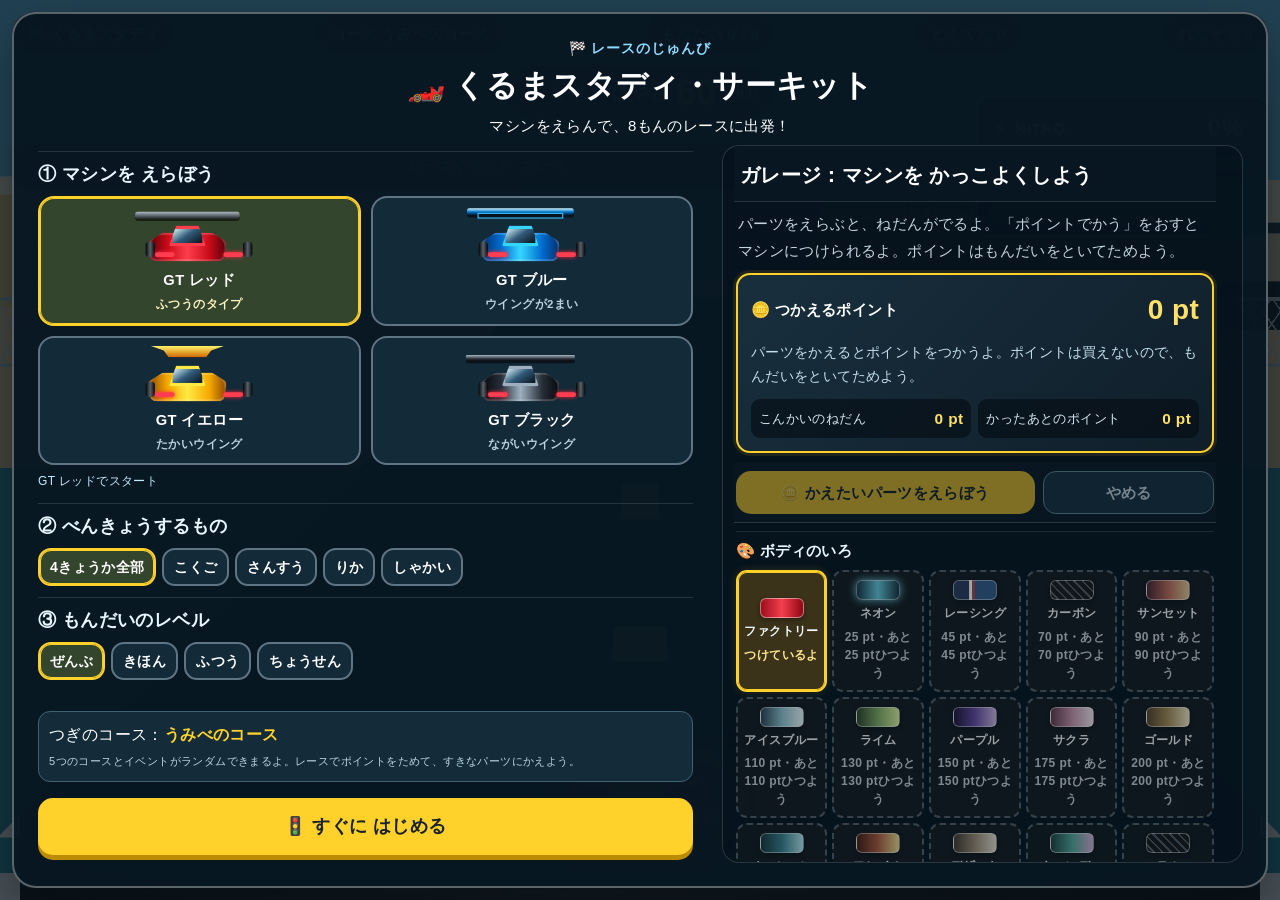
<file: index.html>
<!doctype html>
<html lang="ja">
<head>
  <meta charset="utf-8">
  <meta name="viewport" content="width=device-width, initial-scale=1">
  <meta name="theme-color" content="#07131d">
  <meta name="description" content="車を選んで、国語・算数・理科・社会の4教科の2択クイズに挑戦する小学生向けレーシングゲーム。">
  <title>くるまスタディ・サーキット</title>
  <link rel="stylesheet" href="css/style.css">
  <script src="js/questions.js" defer></script>
  <script src="js/easy-questions.js" defer></script>
  <script src="js/game.js" defer></script>
</head>
<body>
  <main id="game" class="game course-grand-prix" aria-label="くるまスタディ・サーキット">
    <div class="stands" aria-hidden="true"></div><div class="pit" aria-hidden="true"></div><div class="fence" aria-hidden="true"></div><div class="road" aria-hidden="true"><div class="line"></div></div>
    <div class="hud">
      <div class="pill">🏁 くるまスタディ</div>
      <div class="pill">コース <span id="courseName">グランプリ</span></div>
      <div class="pill">もんだい <span id="progress">0 / 8</span></div>
      <div class="pill">とくてん <span id="score">0</span></div>
      <div class="pill">れんぞく <span id="streak">0</span></div>
      <button id="quitBtn" class="quit-btn" type="button" aria-label="レースをとちゅうでやめる" hidden>⏹ とちゅうでやめる</button>
      <div id="speedPanel" class="pill speed-panel" aria-live="polite" aria-label="いまのはやさ 60 キロメートル">🚦 いまのはやさ <strong id="speed">60</strong><span> km/h</span></div>
    </div>

    <div class="race-utility" aria-label="レースのじょうほう">
      <div id="eventBanner" class="event-banner" aria-live="polite"><strong id="eventName">レースイベント</strong><span id="phaseTag">スタート</span></div>
      <div class="nitro-panel">
        <div class="nitro-heading"><span>⚡ NITRO</span><strong id="nitroText">0%</strong></div>
        <div class="nitro-track"><span id="nitroFill"></span></div>
        <button id="nitroBtn" type="button" disabled>⚡ ニトロをつかう</button>
      </div>
    </div>

    <section id="question" class="question" aria-live="polite">
      <small id="questionHint">ひだりとみぎ、どちらがこたえかな？</small>
      <strong id="prompt"></strong>
      <div id="thinkMeter" class="think-meter" aria-hidden="true"><span id="thinkMeterFill"></span></div>
      <div id="feedback" class="feedback" aria-live="polite"></div>
    </section>
    <button id="left" type="button" class="choice left" aria-label="ひだりのこたえ" disabled></button>
    <button id="right" type="button" class="choice right" aria-label="みぎのこたえ" disabled></button>

    <div id="trafficCar" class="car traffic-car car--blue" aria-hidden="true"><div class="tire l"></div><div class="tire r"></div><div class="body"></div><div class="roof"></div><div class="wing"></div><div class="lamp l"></div><div class="lamp r"></div><div class="diffuser"></div><div class="vehicle-extra"></div><div class="number">GT 02</div></div>

    <div id="car" class="car car--red" aria-hidden="true">
      <div class="tire l"></div><div class="tire r"></div><div class="body"></div><div class="roof"></div><div class="wing"></div><div class="lamp l"></div><div class="lamp r"></div><div class="diffuser"></div><div class="vehicle-extra"></div><div id="vehicleNumber" class="number">GT 01</div>
    </div>

    <div id="start" class="overlay">
      <div class="card start-card">
        <p class="eyebrow">🏁 レースのじゅんび</p>
        <h1>🏎️ くるまスタディ・サーキット</h1>
        <p class="intro">マシンをえらんで、8もんのレースに出発！</p>

        <div class="start-layout">
          <div class="learning-panel">
<section class="setup-section" aria-labelledby="vehicleHeading">
          <h2 id="vehicleHeading">① マシンを えらぼう</h2>
          <div class="vehicle-options" role="group" aria-label="レーシングカーを選ぶ">
            <button type="button" class="vehicle-option selected" data-vehicle="red" aria-pressed="true">
              <span class="vehicle-illustration paint-red" aria-hidden="true"><span class="mini-wing"></span><span class="mini-roof"></span><span class="mini-body"></span><span class="mini-lamp left"></span><span class="mini-lamp right"></span><span class="mini-tyre left"></span><span class="mini-tyre right"></span></span>
              <span class="vehicle-name">GT レッド</span><span class="vehicle-detail">ふつうのタイプ</span>
            </button>
            <button type="button" class="vehicle-option" data-vehicle="blue" aria-pressed="false">
              <span class="vehicle-illustration paint-blue" aria-hidden="true"><span class="mini-wing"></span><span class="mini-roof"></span><span class="mini-body"></span><span class="mini-lamp left"></span><span class="mini-lamp right"></span><span class="mini-tyre left"></span><span class="mini-tyre right"></span></span>
              <span class="vehicle-name">GT ブルー</span><span class="vehicle-detail">ウイングが2まい</span>
            </button>
            <button type="button" class="vehicle-option" data-vehicle="yellow" aria-pressed="false">
              <span class="vehicle-illustration paint-yellow" aria-hidden="true"><span class="mini-wing"></span><span class="mini-roof"></span><span class="mini-body"></span><span class="mini-lamp left"></span><span class="mini-lamp right"></span><span class="mini-tyre left"></span><span class="mini-tyre right"></span></span>
              <span class="vehicle-name">GT イエロー</span><span class="vehicle-detail">たかいウイング</span>
            </button>
            <button type="button" class="vehicle-option" data-vehicle="black" aria-pressed="false">
              <span class="vehicle-illustration paint-black" aria-hidden="true"><span class="mini-wing"></span><span class="mini-roof"></span><span class="mini-body"></span><span class="mini-lamp left"></span><span class="mini-lamp right"></span><span class="mini-tyre left"></span><span class="mini-tyre right"></span></span>
              <span class="vehicle-name">GT ブラック</span><span class="vehicle-detail">ながいウイング</span>
            </button>
          </div>
          <p id="vehiclePreview" class="selection-note">GT レッドでスタート</p>
        </section>
<section class="setup-section" aria-labelledby="subjectHeading">
          <h2 id="subjectHeading">② べんきょうするもの</h2>
          <div class="pill-options" role="group" aria-label="学習する教科">
            <button type="button" class="select-option selected" data-subject-filter="both" aria-pressed="true">4きょうか全部</button>
            <button type="button" class="select-option" data-subject-filter="国語" aria-pressed="false">こくご</button>
            <button type="button" class="select-option" data-subject-filter="算数" aria-pressed="false">さんすう</button>
            <button type="button" class="select-option" data-subject-filter="理科" aria-pressed="false">りか</button>
            <button type="button" class="select-option" data-subject-filter="社会" aria-pressed="false">しゃかい</button>
          </div>
        </section>
<section class="setup-section" aria-labelledby="gradeHeading">
          <h2 id="gradeHeading">③ もんだいのレベル</h2>
          <div class="pill-options" role="group" aria-label="問題レベル">
            <button type="button" class="select-option selected" data-grade-filter="all" aria-pressed="true">ぜんぶ</button>
            <button type="button" class="select-option" data-grade-filter="1" aria-pressed="false">きほん</button>
            <button type="button" class="select-option" data-grade-filter="2" aria-pressed="false">ふつう</button>
            <button type="button" class="select-option" data-grade-filter="3" aria-pressed="false">ちょうせん</button>
          </div>
        </section>
<div class="course-preview" aria-live="polite">つぎのコース：<strong id="coursePreview">グランプリ</strong><span>5つのコースとイベントがランダムできまるよ。レースでポイントをためて、すきなパーツにかえよう。</span></div>
        <button id="startBtn" type="button" class="mainbtn start-race-btn">🚦 すぐに はじめる</button>
          </div>
<section class="garage-panel garage-section" aria-labelledby="garageHeading">
          <h2 id="garageHeading">ガレージ：マシンを かっこよくしよう</h2>
          <p class="garage-help">パーツをえらぶと、ねだんがでるよ。「ポイントでかう」をおすとマシンにつけられるよ。ポイントはもんだいをといてためよう。</p>
          <section class="garage-wallet" aria-label="つかえるポイントと今回の買いもの" aria-live="polite">
            <div class="wallet-heading"><span>🪙 つかえるポイント</span><strong><span id="garagePointBalance">0</span> pt</strong></div>
            <p>パーツをかえるとポイントをつかうよ。ポイントは買えないので、もんだいをといてためよう。</p>
            <div class="wallet-metrics">
              <span>こんかいのねだん<strong><span id="customCostPreview">0</span> pt</strong></span>
              <span>かったあとのポイント<strong><span id="customPointsAfter">0</span> pt</strong></span>
            </div>
          </section>
          <div class="garage-actions"><button id="confirmCustomBtn" type="button" class="mainbtn">🪙 ポイントでかう</button><button id="discardCustomBtn" type="button" class="secondarybtn">やめる</button></div>
          <div class="custom-category">
            <h3>🎨 ボディのいろ</h3>
            <div id="customOptions-livery" class="custom-options" role="group" aria-label="ボディカラーを選ぶ"></div>
          </div>
          <div class="custom-category">
            <h3>🏁 ステッカー</h3>
            <div id="customOptions-decal" class="custom-options" role="group" aria-label="ステッカーを選ぶ"></div>
          </div>
          <div class="custom-category">
            <h3>🪽 ウイング</h3>
            <div id="customOptions-spoiler" class="custom-options" role="group" aria-label="ウイングを選ぶ"></div>
          </div>
          <div class="custom-category">
            <h3>🛞 ホイール</h3>
            <div id="customOptions-wheels" class="custom-options" role="group" aria-label="ホイールを選ぶ"></div>
          </div>
          <div class="custom-category">
            <h3>💡 ライト</h3>
            <div id="customOptions-lights" class="custom-options" role="group" aria-label="ライトを選ぶ"></div>
          </div>
          <div class="custom-category">
            <h3>✨ ルーフのかざり</h3>
            <div id="customOptions-roof" class="custom-options" role="group" aria-label="ルーフ飾りを選ぶ"></div>
          </div>
          <div class="custom-category">
            <h3>⚡ エフェクト</h3>
            <div id="customOptions-aura" class="custom-options" role="group" aria-label="エフェクトを選ぶ"></div>
          </div>
          <p id="customStatus" class="custom-status" aria-live="polite">パーツをえらんで、ポイントをかくにんしよう。</p>
          <div id="customPreview" class="custom-preview" aria-live="polite">いまのマシンをよみこみ中</div>
          <div class="career-summary" aria-label="これまでのきろく">
            <span>🏁 ゴール <strong id="careerRaces">0</strong></span>
            <span>🏆 ベスト <strong id="careerBest">0 / 8</strong></span>
            <span>⚡ さいこうのはやさ <strong id="careerSpeed">0 km/h</strong></span>
            <span>🪙 ポイント <strong id="careerPoints">0</strong></span>
          </div>
          <div id="careerBadges" class="career-badges" aria-live="polite"></div>
        </section>
        </div>
      </div>
    </div>

    <div id="result" class="overlay result" aria-live="assertive">
      <div class="card">
        <p class="eyebrow">ゴール！</p>
        <h2 id="resultTitle"></h2>
        <p id="resultText"></p>
        <div id="resultRecords" class="result-records"></div>
        <p id="badgeNotice" class="badge-notice" aria-live="polite"></p>
        <p id="nextRaceNote" class="selection-note">くるまはそのまま、つぎのレースへ！</p>
        <button id="retry" type="button" class="mainbtn">もういちど やってみる</button>
        <button id="garageBtn" type="button" class="secondarybtn">ガレージにもどる</button>
      </div>
    </div>
  </main>
</body>
</html>
</file>
<file: css/style.css>
:root{--yellow:#ffd12a;--dark:#07131d;--road:#30353a;--accent:#ffd12a}
*{box-sizing:border-box}
body{margin:0;background:#111820;color:#fff;font-family:system-ui,"BIZ UDPGothic","Yu Gothic",sans-serif}
button{font:inherit}
.game{position:relative;isolation:isolate;max-width:1100px;min-height:100vh;margin:auto;overflow:hidden;background:linear-gradient(#68c5f4 0 34%,#77a760 34% 100%);transition:background .4s}
.game.course-grand-prix{background:linear-gradient(#68c5f4 0 34%,#77a760 34% 100%)}
.game.course-city{background:linear-gradient(#c5e5f5 0 34%,#aaaeb2 34% 100%)}
.game.course-forest{background:linear-gradient(#9bd7ef 0 34%,#548b42 34% 100%)}
.game.course-coast{background:linear-gradient(#70c9ef 0 31%,#f0d79a 31% 52%,#3198a3 52% 100%)}
.game.course-night{background:linear-gradient(#101d42 0 34%,#203b3b 34% 100%)}
.stands{position:absolute;top:18%;left:0;width:44%;height:145px;background:repeating-linear-gradient(#dbe2e7 0 12px,#52616e 13px 25px);clip-path:polygon(0 10%,90% 0,100% 100%,0 100%);border-top:12px solid #eef2f4}
.stands:after{content:"";position:absolute;inset:20px;background-image:radial-gradient(#ffd22a 2px,transparent 3px),radial-gradient(#ed4050 2px,transparent 3px),radial-gradient(#fff 2px,transparent 3px);background-size:18px 18px,22px 20px,26px 17px}
.course-city .stands{top:13%;height:180px;border:0;clip-path:none;background:repeating-linear-gradient(90deg,#87959f 0 35px,#d7dce0 36px 40px,#566672 41px 65px);opacity:.9}
.course-city .stands:after{inset:10px;background-image:repeating-linear-gradient(0deg,transparent 0 23px,#f6e9a6 24px 29px,transparent 30px 40px);background-size:100% 40px}
.course-forest .stands{background:repeating-linear-gradient(90deg,#285a36 0 24px,#44874e 25px 48px,#21452d 49px 60px);border-top-color:#b6d4a4}
.course-forest .stands:after{background-image:radial-gradient(#b7d88a 3px,transparent 4px);background-size:24px 25px}
.course-coast .stands{background:linear-gradient(#fff7dc 0 15%,#f1cf7d 16% 100%);border-top-color:#fff}
.course-coast .stands:after{background-image:radial-gradient(#fff 2px,transparent 3px),radial-gradient(#e4a84d 2px,transparent 3px);background-size:24px 20px,19px 17px}
.course-night .stands{background:repeating-linear-gradient(#202a4d 0 12px,#11182e 13px 25px);border-top-color:#92a7e2}
.course-night .stands:after{background-image:radial-gradient(#ffd56b 3px,transparent 4px),radial-gradient(#8dd9ff 2px,transparent 3px);background-size:28px 25px,19px 20px}
.pit{position:absolute;top:20%;right:0;width:39%;height:150px;background:linear-gradient(#eef2f4 0 28%,#26343f 29% 35%,#d3dbe0 36% 67%,#15212a 68%);clip-path:polygon(10% 0,100% 0,100% 100%,0 100%)}
.pit:before{content:"PIT LANE";position:absolute;top:15px;left:25%;color:#1c2b36;font-weight:1000;letter-spacing:3px}
.course-city .pit{background:linear-gradient(#a9bbc7 0 28%,#26343f 29% 35%,#e2e6e9 36% 67%,#15212a 68%)}
.course-forest .pit{background:linear-gradient(#a2c98f 0 28%,#263b2a 29% 35%,#d3e3c9 36% 67%,#152a20 68%)}
.course-coast .pit{background:linear-gradient(#fff1ca 0 28%,#26343f 29% 35%,#e4d2a7 36% 67%,#15212a 68%)}
.course-night .pit{background:linear-gradient(#b7c5f4 0 28%,#26343f 29% 35%,#7f8cad 36% 67%,#0b1024 68%)}
.course-night .pit:before{color:#10182c}
.fence{position:absolute;z-index:3;top:33%;width:100%;height:70px;border-block:4px solid #bfc9cf;background:repeating-linear-gradient(55deg,transparent 0 13px,#c7d0d4 14px 15px),repeating-linear-gradient(-55deg,transparent 0 13px,#c7d0d4 14px 15px)}
.course-night .fence{border-color:#a4b8ed;background:repeating-linear-gradient(55deg,transparent 0 13px,#a4b8ed 14px 15px),repeating-linear-gradient(-55deg,transparent 0 13px,#a4b8ed 14px 15px)}
.road{position:absolute;z-index:4;bottom:0;left:50%;width:110%;height:67%;transform:translateX(-50%);clip-path:polygon(42% 0,58% 0,100% 100%,0 100%);background:linear-gradient(90deg,#1e2226,#41464b 46%,#2c3034 78%,#1d2125);box-shadow:inset 55px 0 45px #0006,inset -55px 0 45px #0006}
.road:before,.road:after{content:"";position:absolute;top:0;bottom:0;width:6%;background:repeating-linear-gradient(#fff 0 36px,#d92335 37px 72px)}
.road:before{left:0}.road:after{right:0}
.course-city .road:before,.course-city .road:after{background:repeating-linear-gradient(#fff 0 36px,#e1b52b 37px 72px)}
.course-coast .road:before,.course-coast .road:after{background:repeating-linear-gradient(#fff 0 36px,#2f9caa 37px 72px)}
.course-night .road{background:linear-gradient(90deg,#111523,#343b50 46%,#242a3c 78%,#111523)}
.course-night .road:before,.course-night .road:after{box-shadow:0 0 12px #6f9eff}
.line{height:100%;background:repeating-linear-gradient(transparent 0 45px,#fff7b8 46px 80px,transparent 81px 142px);clip-path:polygon(49.5% 0,50.5% 0,53% 100%,47% 100%);animation:drive var(--drive-duration,0.48s) linear infinite}
@keyframes drive{to{background-position:0 142px}}
.hud{position:absolute;z-index:20;top:12px;left:12px;right:12px;display:flex;justify-content:space-between;gap:7px;flex-wrap:wrap}
.pill{background:#07131de8;border:1px solid #ffffff66;border-radius:999px;padding:8px 13px;font-size:clamp(12px,1.8vw,15px);font-weight:900}
.speed-panel{position:absolute;top:52px;left:50%;transform:translateX(-50%);z-index:24;display:flex;align-items:center;gap:7px;padding:7px 17px;border:2px solid #fff9;font-size:clamp(15px,2.2vw,20px);white-space:nowrap;box-shadow:0 6px 18px #0004}
.speed-panel strong{font-size:clamp(25px,4vw,36px);font-variant-numeric:tabular-nums;line-height:1;color:var(--yellow)}
.speed-panel span{font-size:.72em}
.speed-panel.speed-up{border-color:#53e7a4}
.speed-panel.speed-up strong{color:#53e7a4}
.speed-panel.speed-down{border-color:#ffad63}
.speed-panel.speed-down strong{color:#ffad63}
.question{position:absolute;z-index:21;top:114px;left:50%;width:min(90%,600px);transform:translate(-50%,-20px);padding:14px 18px;border:3px solid #ffffffaa;border-radius:18px;background:#07131df5;text-align:center;opacity:0;transition:.3s;min-height:112px;display:flex;flex-direction:column;justify-content:center;gap:6px}
.question.show{opacity:1;transform:translate(-50%,0)}
.question small{display:block;color:#b7e4ff;font-weight:800;font-size:clamp(12px,2vw,15px)}
.question strong{font-size:clamp(27px,5.5vw,48px);line-height:1.35}
.feedback{min-height:1.5em;font-size:clamp(13px,2vw,17px);font-weight:800;line-height:1.5}
.choice{position:absolute;z-index:22;bottom:25%;width:34%;max-width:270px;min-height:70px;padding:12px;border:3px solid #ffffffb0;border-radius:16px;background:#fff;color:#17212a;font-size:clamp(22px,4.8vw,42px);font-weight:1000;box-shadow:0 8px 0 #a9b4bc,0 15px 28px #0007;opacity:0;pointer-events:none;cursor:pointer;transition:opacity .3s,transform .15s;overflow-wrap:anywhere}
.choice.left{left:4%}.choice.right{right:4%}
.choice.show{opacity:1;pointer-events:auto}
.choice:active{transform:translateY(4px);box-shadow:0 4px 0 #a9b4bc}
.choice:focus-visible,.mainbtn:focus-visible,.vehicle-option:focus-visible,.select-option:focus-visible{outline:4px solid #39a9ff;outline-offset:3px}
.car{position:absolute;z-index:15;left:50%;bottom:30px;width:240px;height:160px;transform:translateX(-50%);transition:left .7s,transform .7s;--paint-dark:#510108;--paint-mid:#c90b19;--paint-light:#ff3e4d}
.car:after{content:"";position:absolute;left:25px;right:25px;bottom:-5px;height:32px;border-radius:50%;background:#000b;filter:blur(9px)}
.car.left-turn{left:24%;transform:translateX(-50%) rotate(-8deg)}
.car.right-turn{left:76%;transform:translateX(-50%) rotate(8deg)}
.tire{position:absolute;bottom:18px;width:36px;height:68px;border-radius:12px;background:linear-gradient(90deg,#030405,#383e43,#030405)}
.tire.l{left:3px}.tire.r{right:3px}
.body{position:absolute;inset:31px 18px 18px;background:linear-gradient(90deg,var(--paint-dark),var(--paint-mid) 18%,var(--paint-light) 49%,var(--paint-mid) 82%,var(--paint-dark));clip-path:polygon(20% 0,80% 0,97% 38%,100% 80%,88% 100%,12% 100%,0 80%,3% 38%);border-radius:35% 35% 20% 20%;box-shadow:inset 0 17px 18px #ffffff40,inset 0 -30px 25px #0005}
.roof{position:absolute;z-index:2;top:5px;left:60px;width:120px;height:72px;background:linear-gradient(145deg,#daf9ff,#3f7894 30%,#071924 72%);clip-path:polygon(25% 0,75% 0,100% 100%,0 100%);border:6px solid var(--paint-light);border-radius:45% 45% 8% 8%}
.wing{position:absolute;z-index:6;left:4px;top:17px;width:232px;height:18px;border-radius:4px;background:linear-gradient(#343b42,#030405 70%);box-shadow:0 8px 0 -5px #000}
.lamp{position:absolute;z-index:8;bottom:48px;width:54px;height:13px;border-radius:9px;background:repeating-linear-gradient(90deg,#ff1932 0 9px,#6e0009 10px 13px);box-shadow:0 0 15px #ff001f}
.lamp.l{left:40px}.lamp.r{right:40px}
.diffuser{position:absolute;z-index:7;left:45px;bottom:16px;width:150px;height:29px;background:repeating-linear-gradient(100deg,#020304 0 13px,#242a30 14px 20px);clip-path:polygon(0 0,100% 0,88% 100%,12% 100%)}
.vehicle-extra{position:absolute;z-index:7;pointer-events:none}
.number{position:absolute;z-index:9;left:50%;bottom:49px;transform:translateX(-50%);background:#111820;padding:4px 8px;border-radius:4px;color:white;font-size:11px;font-weight:1000;white-space:nowrap}
.car--red{--paint-dark:#510108;--paint-mid:#c90b19;--paint-light:#ff3e4d}
.car--blue{--paint-dark:#062d69;--paint-mid:#006bce;--paint-light:#34d6ff}
.car--blue .body{background:linear-gradient(90deg,#062d69 0 12%,#f1fbff 13% 22%,#006bce 23% 65%,#e5fbff 66% 72%,#004b9e 73% 100%);box-shadow:inset 0 12px 18px #c2f4ff88,inset 0 -25px 24px #001842}
.car--blue .roof{border-color:#2fc8ff;background:linear-gradient(145deg,#e3fcff,#3186b8 32%,#06172e 76%)}
.car--blue .wing{left:-1px;top:12px;width:242px;height:16px;background:linear-gradient(#d5f7ff,#0075c9 55%,#031735);border-radius:3px}
.car--blue .wing:after{content:"";position:absolute;top:12px;left:20px;right:20px;height:7px;background:#07131d;border-radius:2px;box-shadow:0 0 0 2px #39b9f5}
.car--blue .lamp{background:repeating-linear-gradient(90deg,#c8f7ff 0 9px,#087da8 10px 13px);box-shadow:0 0 13px #21c9ff}
.car--yellow{--paint-dark:#8a4500;--paint-mid:#f5a900;--paint-light:#ffe943}
.car--yellow .body{background:linear-gradient(90deg,#8a4500 0 13%,#ffec39 14% 32%,#ed7100 33% 39%,#ffec39 40% 76%,#ed7100 77% 82%,#bf5a00 83%);box-shadow:inset 0 12px 18px #fffba788,inset 0 -25px 24px #643000}
.car--yellow .roof{border-color:#ffe943;background:linear-gradient(145deg,#fffde0,#758ca0 32%,#132236 76%)}
.car--yellow .wing{left:21px;top:8px;width:198px;height:27px;clip-path:polygon(0 0,100% 0,89% 35%,77% 35%,77% 100%,23% 100%,23% 35%,11% 35%);border-radius:0;background:linear-gradient(#fff56b,#ce6400 70%,#552400)}
.car--yellow .wing:after{content:"";position:absolute;left:30px;right:30px;top:19px;height:8px;background:#17212a;border-top:2px solid #ffe943}
.car--yellow .number{background:#241a08;color:#ffe943}
.car--yellow .lamp{background:repeating-linear-gradient(90deg,#fff6a0 0 9px,#db6800 10px 13px);box-shadow:0 0 13px #ffba18}
.car--black{--paint-dark:#05080c;--paint-mid:#252d36;--paint-light:#9eafbf}
.car--black .body{background:linear-gradient(90deg,#05080c 0 19%,#526170 20% 25%,#151c24 26% 61%,#657787 62% 67%,#080b0f 68%);box-shadow:inset 0 12px 18px #dcebf033,inset 0 -27px 24px #000}
.car--black .roof{border-color:#8799a9;background:linear-gradient(145deg,#c5d9e4,#334252 32%,#060b14 76%)}
.car--black .wing{left:-5px;top:22px;width:250px;height:12px;border-radius:2px;background:linear-gradient(#a5b2bd,#303841 60%,#080a0d)}
.car--black .wing:before,.car--black .wing:after{content:"";position:absolute;top:-5px;width:12px;height:22px;background:linear-gradient(90deg,#10151a,#778897);border-radius:2px}
.car--black .wing:before{left:5px}.car--black .wing:after{right:5px}
.car--black .lamp{background:repeating-linear-gradient(90deg,#ff273b 0 9px,#4e0008 10px 13px);box-shadow:0 0 12px #ff102a}
.overlay{position:absolute;z-index:40;inset:0;display:grid;place-items:center;padding:14px;background:#06121cbd;transition:opacity .3s;overflow-y:auto}
.overlay.hide{opacity:0;pointer-events:none}
.card{width:min(94%,560px);padding:clamp(18px,3vw,28px);border:2px solid #ffffff55;border-radius:24px;background:#081722f5;text-align:center;box-shadow:0 18px 45px #0005}
.start-card{width:min(96%,760px);max-height:calc(100vh - 28px);overflow-y:auto}
.card h1,.card h2{margin:0 0 10px;font-size:clamp(24px,4.5vw,38px)}
.card h2{font-size:clamp(17px,2.5vw,21px)}
.card p{line-height:1.65}
.eyebrow{margin:0 0 4px;color:#8edbff;font-size:12px;font-weight:1000;letter-spacing:2px}
.intro{margin:8px 0 14px;font-size:clamp(14px,2vw,17px)}
.setup-section{margin:12px 0 0;padding-top:10px;border-top:1px solid #ffffff20}
.setup-section h2{text-align:left;margin:0 0 8px;color:#eaf7ff}

.vehicle-options{display:grid;grid-template-columns:repeat(4,minmax(0,1fr));gap:8px}
.vehicle-option,.select-option{border:2px solid #607584;border-radius:13px;background:#132a39;color:white;cursor:pointer;font-weight:850;transition:background .15s,border-color .15s,transform .15s}
.vehicle-option{display:flex;min-height:111px;padding:7px 4px;align-items:center;justify-content:center;flex-direction:column;gap:3px}
.vehicle-option .vehicle-name{font-size:clamp(11px,1.5vw,14px);line-height:1.2}
.vehicle-detail{font-size:clamp(9px,1.15vw,11px);font-weight:650;color:#b9d3e0;line-height:1.15}
.vehicle-option.selected .vehicle-detail{color:#fff5be}
.vehicle-illustration{position:relative;display:block;width:100px;height:43px;flex:0 0 auto;--mini-dark:#510108;--mini-mid:#c90b19;--mini-light:#ff3e4d}
.paint-red{--mini-dark:#510108;--mini-mid:#c90b19;--mini-light:#ff3e4d}
.paint-blue{--mini-dark:#062d69;--mini-mid:#006bce;--mini-light:#34d6ff}
.paint-yellow{--mini-dark:#8a4500;--mini-mid:#f5a900;--mini-light:#ffe943}
.paint-black{--mini-dark:#05080c;--mini-mid:#252d36;--mini-light:#9eafbf}
.mini-body{position:absolute;left:16px;bottom:4px;width:68px;height:25px;border-radius:13px 13px 8px 8px;background:linear-gradient(90deg,var(--mini-dark),var(--mini-mid) 25%,var(--mini-light) 50%,var(--mini-mid) 78%,var(--mini-dark));clip-path:polygon(19% 0,81% 0,100% 33%,96% 100%,4% 100%,0 33%);box-shadow:inset 0 0 0 2px #ffffff30}
.mini-roof{position:absolute;z-index:2;left:34px;bottom:17px;width:32px;height:18px;border:3px solid var(--mini-light);border-radius:7px 7px 3px 3px;background:linear-gradient(145deg,#dcf8ff,#315a78 48%,#07131d);clip-path:polygon(20% 0,80% 0,100% 100%,0 100%)}
.mini-wing{position:absolute;z-index:4;top:5px;left:5px;width:90px;height:6px;border-radius:2px;background:linear-gradient(#aeb9c2,#222a31);box-shadow:0 2px 0 #0008}
.mini-lamp{position:absolute;z-index:3;bottom:8px;width:17px;height:4px;border-radius:4px;background:#ff3d50;box-shadow:0 0 4px #ff263c}
.mini-lamp.left{left:22px}.mini-lamp.right{right:22px}
.mini-tyre{position:absolute;z-index:1;bottom:8px;width:8px;height:13px;border-radius:3px;background:linear-gradient(90deg,#030405,#56616a,#030405)}
.mini-tyre.left{left:14px}.mini-tyre.right{right:14px}
.paint-blue .mini-wing{top:2px;left:4px;width:92px;height:6px;background:linear-gradient(#d5f7ff,#0075c9 55%,#031735)}
.paint-blue .mini-wing:after{content:"";position:absolute;top:5px;left:10px;right:10px;height:3px;background:#07131d;box-shadow:0 0 0 1px #39b9f5}
.paint-yellow .mini-wing{top:0;left:18px;width:64px;height:10px;clip-path:polygon(0 0,100% 0,82% 40%,75% 100%,25% 100%,18% 40%);border-radius:0;background:linear-gradient(#fff56b,#ce6400)}
.paint-black .mini-wing{top:8px;left:3px;width:94px;height:5px;border-radius:1px;background:linear-gradient(#a5b2bd,#303841 60%,#080a0d)}
.vehicle-option.selected,.select-option.selected{border-color:var(--yellow);background:#34452d;box-shadow:inset 0 0 0 1px var(--yellow)}
.vehicle-option:active,.select-option:active{transform:scale(.98)}
.pill-options{display:flex;flex-wrap:wrap;gap:8px}
.select-option{padding:9px 13px;min-height:40px;font-size:clamp(12px,1.7vw,15px)}
.selection-note{margin:7px 0 0;color:#c9e9ff;font-size:13px}
.course-preview{display:flex;align-items:center;justify-content:center;flex-wrap:wrap;gap:8px;margin:16px 0 12px;padding:11px;border-radius:12px;background:#142c3a;border:1px solid #406273}
.course-preview strong{color:var(--yellow);font-size:18px}
.course-preview span{width:100%;font-size:12px;color:#bad5e3}
.mainbtn{width:100%;border:0;border-radius:15px;padding:14px 24px;background:var(--yellow);color:#17212a;font-size:clamp(18px,2.5vw,21px);font-weight:1000;cursor:pointer;box-shadow:0 6px 0 #bc8c00}
.mainbtn:active{transform:translateY(3px);box-shadow:0 3px 0 #bc8c00}
.result{display:none}.result.show{display:grid}
.result .card{max-width:520px}
@media(max-width:580px){.game{min-height:650px}.stands{width:55%;height:115px}.pit{width:45%;height:120px}.car{transform:translateX(-50%) scale(.78);transform-origin:center bottom}.car.left-turn{left:23%;transform:translateX(-50%) scale(.78) rotate(-8deg)}.car.right-turn{left:77%;transform:translateX(-50%) scale(.78) rotate(8deg)}.choice{bottom:25%;width:39%;padding:10px 6px;font-size:clamp(20px,6vw,31px)}.speed-panel{top:57px}.question{top:126px;width:92%;padding:10px}.hud{top:8px;left:8px;right:8px}.pill{padding:7px 9px}.vehicle-options{gap:6px}.vehicle-option{min-height:76px}.card{border-radius:18px}.start-card{padding:15px}.setup-section{margin-top:9px;padding-top:8px}.course-preview{margin:10px 0;padding:8px}}
@media(max-width:370px){.speed-panel{top:60px}.question{top:128px}.vehicle-name{font-size:10px!important}.vehicle-option{padding:6px 2px}.pill-options{gap:5px}.select-option{padding:8px 9px}.car{transform:translateX(-50%) scale(.7)}.car.left-turn{transform:translateX(-50%) scale(.7) rotate(-8deg)}.car.right-turn{transform:translateX(-50%) scale(.7) rotate(8deg)}}
@media(prefers-reduced-motion:reduce){*,*::before,*::after{scroll-behavior:auto!important;animation:none!important;transition:none!important}}


/* 新しいレース機能：ニトロ、順位表示、称号とカスタム */
.race-utility{position:absolute;z-index:23;top:96px;left:12px;right:12px;display:flex;align-items:center;justify-content:space-between;gap:10px;pointer-events:none}
.duel-panel,.event-banner,.nitro-panel{pointer-events:auto;min-height:46px;border:1px solid #ffffff70;border-radius:12px;background:#07131deb;box-shadow:0 5px 15px #0003}
.duel-panel{display:grid;grid-template-columns:minmax(100px,1fr) auto;align-items:center;gap:3px 9px;padding:5px 10px;min-width:150px}
.duel-labels{display:flex;justify-content:space-between;gap:10px;color:#c5d5df;font-size:9px;font-weight:950;letter-spacing:1px}
.duel-panel>strong{grid-column:2;grid-row:1/3;color:var(--yellow);font-size:14px;white-space:nowrap}
.duel-track{position:relative;height:16px;grid-column:1;grid-row:2;border-radius:9px;background:linear-gradient(90deg,#233340,#18242d);border:1px solid #ffffff26;overflow:visible}
.duel-track:after{content:"";position:absolute;left:100%;top:-3px;bottom:-3px;width:2px;background:#fff9}
.duel-marker{position:absolute;width:11px;height:11px;border-radius:50%;z-index:2;transform:translateX(-50%);transition:left .35s}
.duel-marker.you{bottom:1px;background:#53e7a4;border:2px solid #effff8;box-shadow:0 0 7px #53e7a4}
.duel-marker.rival{top:1px;background:#ff6c7e;border:2px solid #fff0f2;box-shadow:0 0 7px #ff6c7e}
.event-banner{flex:1;min-width:0;display:flex;align-items:center;justify-content:center;gap:9px;padding:7px 12px;font-size:12px;font-weight:900;color:#d8edff;transition:transform .2s,border-color .2s}
.event-banner strong{overflow:hidden;text-overflow:ellipsis;white-space:nowrap}
.event-banner span{flex-shrink:0;color:var(--yellow);font-size:10px}
.event-banner.event-pop{transform:translateY(-2px);border-color:var(--yellow);box-shadow:0 0 18px #ffd12a3b}
.nitro-panel{width:218px;flex-shrink:0;padding:5px 8px;display:grid;grid-template-columns:1fr auto;align-items:center;gap:4px 8px}
.nitro-heading{display:flex;justify-content:space-between;align-items:center;gap:6px;font-size:10px;font-weight:950;letter-spacing:.4px}
.nitro-heading strong{color:#ffe16a;font-size:12px;font-variant-numeric:tabular-nums}
.nitro-track{grid-column:1/3;height:7px;border-radius:8px;background:#293742;overflow:hidden}
.nitro-track span{display:block;width:0;height:100%;border-radius:8px;background:linear-gradient(90deg,#18b7ff,#ffe16a);box-shadow:0 0 12px #29c8ff;transition:width .22s}
#nitroBtn{grid-column:1/3;min-height:25px;border:1px solid #506574;border-radius:7px;background:#263845;color:#8397a5;font-size:11px;font-weight:950;cursor:pointer;padding:3px 8px;touch-action:manipulation}
#nitroBtn:disabled{opacity:.7;cursor:not-allowed}
#nitroBtn.ready{background:linear-gradient(90deg,#087bb7,#25c6ff);border-color:#b5f1ff;color:#fff;box-shadow:0 0 14px #26caff83;animation:nitro-ready 1s ease-in-out infinite alternate}
@keyframes nitro-ready{to{filter:brightness(1.3);transform:scale(1.02)}}
#nitroBtn:focus-visible,.livery-option:focus-visible{outline:3px solid #39a9ff;outline-offset:2px}
.game .line{transition:filter .15s}
.game.nitro-active .line{animation-duration:.1s!important;filter:drop-shadow(0 0 7px #27d8ff)}
.game.nitro-active .road{filter:brightness(1.28) saturate(1.4)}
.car.nitro-flash .body{filter:drop-shadow(0 0 15px #26d8ff) brightness(1.3)}
.car.nitro-flash:after{background:#2bcfff80;filter:blur(14px)}
.game.phase-final .speed-panel{box-shadow:0 0 0 2px #ffd12a77,0 6px 20px #0005}
.game.phase-final .phase-tag{color:#fff}
.livery--neon .body{filter:saturate(1.5) drop-shadow(0 0 8px #32e9ff)}
.livery--neon .wing{box-shadow:0 0 12px #32e9ff}
.livery--neon .number{background:#00c9d9;color:#07131d}
.livery--stripe .body{background-image:linear-gradient(90deg,transparent 0 35%,#f9f7e8 36% 42%,#e73343 43% 48%,transparent 49% 100%),linear-gradient(90deg,var(--paint-dark),var(--paint-mid) 18%,var(--paint-light) 49%,var(--paint-mid) 82%,var(--paint-dark))}
.livery--stripe .number{outline:2px solid #fff}
.livery--carbon .body{background-image:repeating-linear-gradient(45deg,#ffffff12 0 4px,#00000025 4px 8px),linear-gradient(90deg,var(--paint-dark),var(--paint-mid) 18%,var(--paint-light) 49%,var(--paint-mid) 82%,var(--paint-dark))}
.livery--carbon .wing{background:linear-gradient(#9caab5,#10151b 70%);box-shadow:0 0 0 1px #a8b7c4}
.garage-section .garage-help{margin:2px 0 8px;text-align:left;color:#c3d5df;font-size:12px}
.livery-options{display:grid;grid-template-columns:repeat(4,minmax(0,1fr));gap:7px}
.livery-option{display:flex;align-items:center;justify-content:center;gap:4px;flex-direction:column;min-height:84px;padding:8px 4px;border:2px solid #607584;border-radius:12px;background:#132a39;color:#fff;font-size:11px;cursor:pointer;touch-action:manipulation}
.livery-option strong{font-size:clamp(10px,1.45vw,13px);white-space:nowrap}
.livery-option small{font-size:10px;color:#c1d0dc}
.livery-option.selected{border-color:#ffd12a;background:#3a3216;box-shadow:0 0 0 2px #ffd12a23}
.livery-option.locked{filter:saturate(.5);background:#101c25;color:#a5b3bc}
.livery-option:disabled{cursor:not-allowed;opacity:.65}
.livery-swatch{display:block;width:52px;height:18px;border:2px solid #ffffffaa;border-radius:6px;background:linear-gradient(90deg,#9b101c,#ff4050,#8e0715);box-shadow:0 3px 0 #0005}
.livery-swatch.neon{background:linear-gradient(90deg,#003c58,#18dfff,#00394f);box-shadow:0 0 8px #2adfff}
.livery-swatch.stripe{background:linear-gradient(90deg,#173b7d 0 36%,#fff 37% 43%,#e73343 44% 49%,#1360bd 50%)}
.livery-swatch.carbon{background:repeating-linear-gradient(45deg,#15191d 0 4px,#4d5964 4px 6px)}
.career-summary{display:grid;grid-template-columns:repeat(4,minmax(0,1fr));gap:5px;margin-top:9px}
.career-summary span{padding:7px 3px;border-radius:9px;background:#ffffff0c;color:#c4d3dd;font-size:10px}
.career-summary strong{display:block;color:#ffe16a;font-size:clamp(12px,1.8vw,16px);font-variant-numeric:tabular-nums}
.career-badges{margin-top:8px;color:#a9d8ed;font-size:11px;line-height:1.5}
.result-records{padding:10px 12px;border-radius:12px;background:#ffffff0b;color:#c6d8e2;font-size:13px;line-height:1.6}
.badge-notice{color:#ffe16a;font-weight:900;font-size:14px}
.question{top:151px}
@media(max-width:700px){
  .race-utility{top:102px;left:8px;right:8px;gap:6px}
  .duel-panel{min-width:112px;grid-template-columns:minmax(70px,1fr) auto;gap:3px 5px;padding:5px 7px}
  .duel-panel>strong{font-size:12px}
  .event-banner{padding:6px 7px;gap:4px;font-size:10px}
  .event-banner span{display:none}
  .nitro-panel{width:136px;padding:5px 7px;gap:3px 5px}
  .nitro-heading{font-size:9px}
  #nitroBtn{min-height:27px;font-size:10px}
  .question{top:160px}
}
@media(max-width:480px){
  .race-utility{top:108px;gap:5px}
  .duel-panel{min-width:86px;grid-template-columns:minmax(50px,1fr) auto;padding:4px 5px;gap:2px 3px}
  .duel-labels{font-size:7px}
  .duel-panel>strong{font-size:10px}
  .duel-track{height:13px}
  .duel-marker{width:9px;height:9px}
  .event-banner{display:none}
  .nitro-panel{width:125px}
  .question{top:157px;width:94%;padding:9px}
  .question strong{font-size:clamp(24px,7vw,36px)}
  .career-summary{grid-template-columns:repeat(2,minmax(0,1fr))}
  .livery-options{gap:4px}
  .livery-option{min-height:76px;padding:6px 2px}
  .livery-swatch{width:42px;height:15px}
}
@media(max-height:760px) and (min-width:701px){
  .question{top:145px;min-height:98px;padding:10px 14px}
  .choice{bottom:22%;min-height:60px}
}


/* 学習中の考える時間とガレージカスタム */
.think-meter{height:5px;width:min(70%,300px);margin:3px auto 1px;border-radius:8px;background:#263845;overflow:hidden;opacity:0;transition:opacity .15s}
.think-meter.active{opacity:1}
.think-meter span{display:block;width:0;height:100%;border-radius:8px;background:linear-gradient(90deg,#30bfff,#ffe16a)}
.think-meter.active span{animation:think-fill 1.4s linear forwards}
@keyframes think-fill{to{width:100%}}
.choice.thinking{filter:saturate(.45);opacity:.58!important;cursor:wait;box-shadow:0 5px 0 #73808a,0 10px 20px #0005}
.choice:disabled{cursor:wait}
.secondarybtn{width:100%;margin-top:12px;padding:11px 16px;border:1px solid #7e9aaa;border-radius:13px;background:#183242;color:#effaff;font-size:15px;font-weight:850;cursor:pointer}
.secondarybtn:active{transform:translateY(2px)}
.secondarybtn:focus-visible{outline:4px solid #39a9ff;outline-offset:3px}
.garage-section .garage-help{margin:2px 0 10px;text-align:left;color:#c3d5df;font-size:13px;line-height:1.65}
.daily-custom-banner{display:flex;flex-wrap:wrap;align-items:center;justify-content:space-between;gap:6px 12px;margin:10px 0 14px;padding:12px 14px;border:1px solid #927d3c;border-radius:13px;background:linear-gradient(120deg,#302c18,#172b34);text-align:left}
.daily-custom-banner strong{color:#ffe68b;font-size:14px}
.daily-custom-banner strong span{display:inline-block;min-width:1em;text-align:center;font-size:20px}
.daily-custom-banner>span{color:#e4e0c8;font-size:12px;line-height:1.45}
.custom-category{margin:12px 0 0;padding-top:10px;border-top:1px solid #ffffff1b}
.custom-category h3{margin:0 0 8px;text-align:left;color:#eaf7ff;font-size:clamp(14px,2vw,17px)}
.custom-options{display:grid;grid-template-columns:repeat(auto-fit,minmax(94px,1fr));gap:7px}
.custom-option{display:flex;min-width:0;min-height:78px;align-items:center;justify-content:center;gap:4px;flex-direction:column;padding:8px 4px;border:2px solid #496272;border-radius:11px;background:#122936;color:#f3f8fb;cursor:pointer;touch-action:manipulation;transition:transform .12s,border-color .12s,background .12s;overflow:hidden}
.custom-option strong{max-width:100%;font-size:clamp(10px,1.3vw,12px);line-height:1.25;overflow-wrap:anywhere}
.custom-option small{font-size:10px;line-height:1.2;color:#c2d2dc}
.custom-option:active:not(:disabled){transform:translateY(2px)}
.custom-option:focus-visible{outline:3px solid #39a9ff;outline-offset:2px}
.custom-option.is-selected{border-color:#ffe16a;background:#3a3219;box-shadow:inset 0 0 0 1px #ffe16a55}
.custom-option.is-selected small{color:#ffe68b}
.custom-option:disabled{cursor:not-allowed;opacity:.54;filter:saturate(.5)}
.custom-option.is-locked:not(.is-selected){background:#0e1b24}
.custom-swatch{position:relative;display:block;flex:0 0 auto;width:44px;height:20px;border:1px solid #ffffff72;border-radius:6px;background:linear-gradient(90deg,#8c0c19,#f43e4e,#8c0c19);box-shadow:0 2px 5px #0005}
.custom-preview{margin:14px 0 4px;padding:12px;border:1px solid #3f6172;border-radius:11px;background:#0d202c;color:#c7e7f6;text-align:left;font-size:12px;line-height:1.7;overflow-wrap:anywhere}
.daily-custom-result{margin:8px 0;color:#f7df7a;font-size:13px;font-weight:850}

/* カラーリング 追加塗装 */
.car.livery--sunset{--paint-dark:#6d1733;--paint-mid:#fa5a32;--paint-light:#ffc45d}
.car.livery--sunset .body{background:linear-gradient(90deg,#6d1733,#fa5a32 25%,#ffc45d 50%,#fa5a32 76%,#6d1733)}
.car.livery--ice{--paint-dark:#17485f;--paint-mid:#69cee8;--paint-light:#e7ffff}
.car.livery--ice .body{background:linear-gradient(90deg,#17485f,#69cee8 24%,#e7ffff 48%,#69cee8 76%,#17485f)}
.car.livery--lime{--paint-dark:#214b18;--paint-mid:#66b92a;--paint-light:#d4ff51}
.car.livery--lime .body{background:linear-gradient(90deg,#214b18,#66b92a 25%,#d4ff51 50%,#66b92a 75%,#214b18)}
.car.livery--purple{--paint-dark:#24104f;--paint-mid:#763eea;--paint-light:#dfadff}
.car.livery--purple .body{background:linear-gradient(90deg,#24104f,#763eea 25%,#dfadff 50%,#763eea 75%,#24104f)}
.car.livery--sakura{--paint-dark:#813052;--paint-mid:#f184b5;--paint-light:#ffe5f4}
.car.livery--sakura .body{background:linear-gradient(90deg,#813052,#f184b5 25%,#ffe5f4 50%,#f184b5 75%,#813052)}
.car.livery--gold{--paint-dark:#68400a;--paint-mid:#bf8a19;--paint-light:#ffe8a1}
.car.livery--gold .body{background:linear-gradient(90deg,#68400a,#bf8a19 25%,#ffe8a1 50%,#bf8a19 75%,#68400a)}
.car.livery--ocean{--paint-dark:#063b46;--paint-mid:#008fa7;--paint-light:#91f5ff}
.car.livery--ocean .body{background:linear-gradient(90deg,#063b46,#008fa7 25%,#91f5ff 50%,#008fa7 75%,#063b46)}
.car.livery--flame{--paint-dark:#671400;--paint-mid:#f04b11;--paint-light:#ffe13d}
.car.livery--flame .body{background:linear-gradient(90deg,#671400,#f04b11 25%,#ffe13d 50%,#f04b11 75%,#671400)}
.car.livery--desert{--paint-dark:#4a3822;--paint-mid:#ad8958;--paint-light:#f3dfb5}
.car.livery--desert .body{background:linear-gradient(90deg,#4a3822,#ad8958 25%,#f3dfb5 50%,#ad8958 75%,#4a3822)}
.car.livery--candy{--paint-dark:#074944;--paint-mid:#14b99a;--paint-light:#f5a3e7}
.car.livery--candy .body{background:linear-gradient(90deg,#074944,#14b99a 25%,#f5a3e7 50%,#14b99a 75%,#074944)}
.car.livery--stealth{--paint-dark:#080d14;--paint-mid:#273b50;--paint-light:#879bad}
.car.livery--stealth .body{background:repeating-linear-gradient(45deg,#ffffff09 0 4px,#00000018 4px 8px),linear-gradient(90deg,#080d14,#273b50 25%,#879bad 50%,#273b50 75%,#080d14)}
.car.livery--sunset .roof,.car.livery--flame .roof{border-color:#ffc45d}
.car.livery--ice .roof,.car.livery--ocean .roof{border-color:#8fefff}
.car.livery--lime .roof{border-color:#d4ff51}
.car.livery--purple .roof{border-color:#dfadff}
.car.livery--sakura .roof{border-color:#ffe5f4}
.car.livery--gold .roof{border-color:#ffe8a1}

/* ステッカー・デカール */
.car[class*="decal--"] .vehicle-extra{inset:34px 23px 28px}
.car.decal--stripe .vehicle-extra:before,.car.decal--checker .vehicle-extra:before,.car.decal--flame .vehicle-extra:before,
.car.decal--lightning .vehicle-extra:before,.car.decal--stars .vehicle-extra:before,.car.decal--sponsor .vehicle-extra:before,
.car.decal--circuit .vehicle-extra:before,.car.decal--camo .vehicle-extra:before,.car.decal--digital .vehicle-extra:before{content:"";position:absolute;inset:0;clip-path:polygon(20% 0,80% 0,97% 38%,100% 80%,88% 100%,12% 100%,0 80%,3% 38%);pointer-events:none}
.car.decal--stripe .vehicle-extra:before{background:linear-gradient(90deg,transparent 0 28%,#f4f7ff 29% 35%,#e92a3c 36% 42%,transparent 43% 100%);opacity:.95}
.car.decal--checker .vehicle-extra:before{background:repeating-conic-gradient(#fff 0 25%,#161d24 0 50%) 0/18px 18px;opacity:.8}
.car.decal--flame .vehicle-extra:before{background:linear-gradient(110deg,transparent 0 24%,#ffcf3c 25% 30%,#f33c12 31% 37%,#8e0617 38% 43%,transparent 44% 100%);opacity:.92}
.car.decal--lightning .vehicle-extra:before{background:linear-gradient(110deg,transparent 0 33%,#f7fdff 34% 38%,#20bfff 39% 44%,transparent 45% 100%);opacity:.95}
.car.decal--stars .vehicle-extra:before{background:radial-gradient(circle at 30% 45%,#fff 0 3px,transparent 4px),radial-gradient(circle at 68% 65%,#ffe16a 0 3px,transparent 4px),radial-gradient(circle at 76% 28%,#fff 0 2px,transparent 3px);opacity:.95}
.car.decal--sponsor .vehicle-extra:before{background:linear-gradient(0deg,transparent 0 35%,#fff 36% 44%,#e83343 45% 53%,transparent 54% 100%);opacity:.8}
.car.decal--circuit .vehicle-extra:before{background:repeating-linear-gradient(0deg,transparent 0 9px,#5df0ff 10px 12px),repeating-linear-gradient(90deg,transparent 0 18px,#5df0ff 19px 21px);opacity:.48}
.car.decal--camo .vehicle-extra:before{background:radial-gradient(ellipse at 20% 25%,#303f43 0 15%,transparent 16%),radial-gradient(ellipse at 70% 60%,#81917c 0 17%,transparent 18%),radial-gradient(ellipse at 50% 30%,#171f25 0 20%,transparent 21%);opacity:.8}
.car.decal--digital .vehicle-extra:before{background:repeating-linear-gradient(135deg,transparent 0 5px,#7bf0ff 6px 8px,transparent 9px 14px);opacity:.5}
.car.decal--sponsor .vehicle-extra:after{content:"GT • SPORT";position:absolute;right:8px;bottom:8px;padding:1px 3px;border-radius:2px;background:#f5f7fa;color:#14212b;font-size:6px;font-weight:1000;letter-spacing:.5px}
.car.decal--circuit .vehicle-extra:after{content:"TRACK";position:absolute;right:8px;bottom:8px;color:#b6fbff;font-size:7px;font-weight:1000}

/* ウイング形状 */
.car.spoiler--double .wing{height:22px;box-shadow:0 7px 0 -3px #090c10,0 15px 0 -5px #717f89}
.car.spoiler--high .wing{top:6px;height:24px;left:18px;width:204px;background:linear-gradient(#f3f8ff,#536779 55%,#111923)}
.car.spoiler--split .wing{left:16px;width:208px;height:14px;clip-path:polygon(0 0,100% 0,86% 100%,63% 70%,37% 70%,14% 100%)}
.car.spoiler--carbon .wing{background:repeating-linear-gradient(45deg,#14191f 0 4px,#53616d 4px 6px)}
.car.spoiler--aero .wing{left:24px;top:9px;width:192px;height:20px;clip-path:polygon(0 0,100% 0,80% 40%,68% 40%,68% 100%,32% 100%,32% 40%,20% 40%);background:linear-gradient(#d4e0e8,#273a4b 70%,#080d14)}
.car.spoiler--wide .wing{left:-9px;width:258px;height:15px;background:linear-gradient(#e7edf2,#121820 70%)}

/* ホイールカラー・リム */
.car[class*="wheels--"] .tire:after{content:"";position:absolute;left:50%;top:50%;width:17px;height:17px;transform:translate(-50%,-50%);border:4px solid #adb8c0;border-radius:50%;background:#121920;box-shadow:inset 0 0 0 2px #dce5eb}
.car.wheels--silver .tire:after{border-color:#e7edf2;background:#6d7c89}
.car.wheels--gold .tire:after{border-color:#ffe17a;background:#8b5b12;box-shadow:inset 0 0 0 2px #fff1b4}
.car.wheels--ice .tire:after{border-color:#85f0ff;background:#12627a;box-shadow:0 0 8px #39dfff}
.car.wheels--red .tire:after{border-color:#ff4e5d;background:#780b18}
.car.wheels--neon .tire:after{border-color:#54ffcf;background:#125c62;box-shadow:0 0 10px #54ffcf}
.car.wheels--white .tire:after{border-color:#fff;background:#a4b7c1}
.car.wheels--carbon .tire:after{border-color:#46525e;background:repeating-conic-gradient(#63727e 0 25%,#1b232b 0 50%) 0/6px 6px}
.car.wheels--rainbow .tire:after{border-color:#fff;background:conic-gradient(#f33,#fc3,#3d8,#29f,#b5f,#f33);box-shadow:0 0 8px #9ff}

/* ライト色 */
.car.lights--ice .lamp{background:repeating-linear-gradient(90deg,#d7ffff 0 9px,#1aa8d1 10px 13px);box-shadow:0 0 14px #43e8ff}
.car.lights--amber .lamp{background:repeating-linear-gradient(90deg,#fff1a1 0 9px,#e77a14 10px 13px);box-shadow:0 0 14px #ffac31}
.car.lights--green .lamp{background:repeating-linear-gradient(90deg,#d8ff8a 0 9px,#318d42 10px 13px);box-shadow:0 0 14px #7eff89}
.car.lights--purple .lamp{background:repeating-linear-gradient(90deg,#f4d0ff 0 9px,#8e39c8 10px 13px);box-shadow:0 0 14px #d577ff}
.car.lights--gold .lamp{background:repeating-linear-gradient(90deg,#fff7b0 0 9px,#b98912 10px 13px);box-shadow:0 0 14px #ffde55}
.car.lights--rainbow .lamp{background:repeating-linear-gradient(90deg,#ff7f9e 0 6px,#ffe36b 7px 12px,#60eeff 13px 18px);box-shadow:0 0 16px #b26dff}

/* ルーフの飾り */
.car.roof--stripe .roof{background-image:linear-gradient(90deg,transparent 0 40%,#f6f8ff 41% 47%,#e52d43 48% 54%,transparent 55%),linear-gradient(145deg,#daf9ff,#3f7894 30%,#071924 72%)}
.car.roof--checker .roof{background-image:repeating-conic-gradient(#fff 0 25%,#151c23 0 50%);background-size:14px 14px}
.car.roof--stars .roof{background-image:radial-gradient(circle at 30% 35%,#fff 0 3px,transparent 4px),radial-gradient(circle at 66% 65%,#ffe16a 0 3px,transparent 4px),linear-gradient(145deg,#283f77,#071924 72%)}
.car.roof--flag .roof{background-image:repeating-conic-gradient(#f8f8f8 0 25%,#20242a 0 50%);background-size:18px 18px}
.car.roof--number .roof:after{content:"GT";position:absolute;top:24px;left:0;right:0;text-align:center;color:#fff;font-size:16px;font-weight:1000;text-shadow:0 1px 4px #000}
.car.roof--japan .roof:after{content:"";position:absolute;top:23px;left:calc(50% - 10px);width:20px;height:20px;border-radius:50%;background:#e72d43;box-shadow:0 0 0 4px #fff}
.car.roof--digital .roof{background-image:repeating-linear-gradient(135deg,transparent 0 5px,#65efff 6px 8px,transparent 9px 14px),linear-gradient(145deg,#1c425c,#071924 72%)}

/* エフェクトは見た目だけ。速度や正誤には影響しません */
.car.aura--blue .body{filter:drop-shadow(0 0 10px #2acfff)}
.car.aura--flame .body{filter:drop-shadow(0 0 10px #ff5e23)}
.car.aura--purple .body{filter:drop-shadow(0 0 10px #bf63ff)}
.car.aura--emerald .body{filter:drop-shadow(0 0 10px #43ffad)}
.car.aura--gold .body{filter:drop-shadow(0 0 10px #ffd65b)}
.car.aura--rainbow .body{filter:drop-shadow(0 0 7px #ff4d9a) drop-shadow(0 0 12px #4deaff)}
.car.aura--blue:after{background:#2acfff80}
.car.aura--flame:after{background:#ff5e2388}
.car.aura--purple:after{background:#bf63ff88}
.car.aura--emerald:after{background:#43ffad66}
.car.aura--gold:after{background:#ffd65b88}
.car.aura--rainbow:after{background:#e9b0ff99}

/* パーツ見本：選択前に見た目が分かるようにする */
.swatch-livery-stock{background:linear-gradient(90deg,#9b101c,#f43e4e,#8e0715)}
.swatch-livery-neon{background:linear-gradient(90deg,#003c58,#18dfff,#00394f);box-shadow:0 0 8px #2adfff}
.swatch-livery-stripe{background:linear-gradient(90deg,#173b7d 0 36%,#fff 37% 43%,#e73343 44% 49%,#1360bd 50%)}
.swatch-livery-carbon{background:repeating-linear-gradient(45deg,#15191d 0 4px,#4d5964 4px 6px)}
.swatch-livery-sunset{background:linear-gradient(90deg,#6d1733,#fa5a32,#ffc45d)}
.swatch-livery-ice{background:linear-gradient(90deg,#17485f,#69cee8,#e7ffff)}
.swatch-livery-lime{background:linear-gradient(90deg,#214b18,#66b92a,#d4ff51)}
.swatch-livery-purple{background:linear-gradient(90deg,#24104f,#763eea,#dfadff)}
.swatch-livery-sakura{background:linear-gradient(90deg,#813052,#f184b5,#ffe5f4)}
.swatch-livery-gold{background:linear-gradient(90deg,#68400a,#bf8a19,#ffe8a1)}
.swatch-livery-ocean{background:linear-gradient(90deg,#063b46,#008fa7,#91f5ff)}
.swatch-livery-flame{background:linear-gradient(90deg,#671400,#f04b11,#ffe13d)}
.swatch-livery-desert{background:linear-gradient(90deg,#4a3822,#ad8958,#f3dfb5)}
.swatch-livery-candy{background:linear-gradient(90deg,#074944,#14b99a,#f5a3e7)}
.swatch-livery-stealth{background:repeating-linear-gradient(45deg,#15191d 0 4px,#4d5964 4px 6px)}
.swatch-decal-none{background:#24323c}
.swatch-decal-stripe{background:linear-gradient(90deg,#234c83 0 30%,#fff 31% 38%,#ed3548 39% 45%,#234c83 46%)}
.swatch-decal-checker{background:repeating-conic-gradient(#fff 0 25%,#20242a 0 50%) 0/10px 10px}
.swatch-decal-flame{background:linear-gradient(110deg,#7c1116,#ffb32a,#ed4519)}
.swatch-decal-lightning{background:linear-gradient(110deg,#1d5a91 35%,#e8fdff 36% 45%,#2ac8ff 46% 55%,#1d5a91 56%)}
.swatch-decal-stars{background:radial-gradient(circle at 20% 50%,#fff 0 2px,transparent 3px),radial-gradient(circle at 50% 40%,#ffe16a 0 2px,transparent 3px),radial-gradient(circle at 80% 60%,#fff 0 2px,transparent 3px),#213a5a}
.swatch-decal-sponsor{background:linear-gradient(0deg,#eee 0 40%,#d92a41 41% 60%,#173956 61%)}
.swatch-decal-circuit{background:repeating-linear-gradient(0deg,#174858 0 5px,#55eaff 6px 7px),repeating-linear-gradient(90deg,transparent 0 9px,#55eaff 10px 11px)}
.swatch-decal-camo{background:radial-gradient(ellipse at 20% 20%,#6e7b69 0 15%,transparent 16%),radial-gradient(ellipse at 70% 60%,#303d43 0 20%,transparent 21%),#17222a}
.swatch-decal-digital{background:repeating-linear-gradient(135deg,#154154 0 4px,#65efff 5px 6px,#154154 7px 10px)}
.swatch-spoiler-stock{background:linear-gradient(#aab5bd,#202932)}
.swatch-spoiler-double{background:linear-gradient(#e4eef5 0 35%,#4a6271 36% 55%,#111820 56%)}
.swatch-spoiler-high{background:linear-gradient(#f1f6fa,#526f83 60%,#0d1720)}
.swatch-spoiler-split{background:linear-gradient(155deg,#e6eef5,#273b49)}
.swatch-spoiler-carbon{background:repeating-linear-gradient(45deg,#15191d 0 4px,#65727d 4px 6px)}
.swatch-spoiler-aero{background:linear-gradient(#d4e0e8,#273a4b 70%,#080d14)}
.swatch-spoiler-wide{background:linear-gradient(#e7edf2,#121820 70%)}
.custom-option:has(.swatch-wheels-stock) .custom-swatch,
.custom-option:has(.swatch-wheels-silver) .custom-swatch,
.custom-option:has(.swatch-wheels-gold) .custom-swatch,
.custom-option:has(.swatch-wheels-ice) .custom-swatch,
.custom-option:has(.swatch-wheels-red) .custom-swatch,
.custom-option:has(.swatch-wheels-neon) .custom-swatch,
.custom-option:has(.swatch-wheels-white) .custom-swatch,
.custom-option:has(.swatch-wheels-carbon) .custom-swatch,
.custom-option:has(.swatch-wheels-rainbow) .custom-swatch{width:23px;height:23px;border-radius:50%;border:4px solid #cad4dc;background:#17212a;box-shadow:inset 0 0 0 3px #17212a}
.swatch-wheels-stock{border-color:#697782!important}
.swatch-wheels-silver{border-color:#e7edf2!important;background:#6d7c89!important}
.swatch-wheels-gold{border-color:#ffe17a!important;background:#8b5b12!important}
.swatch-wheels-ice{border-color:#85f0ff!important;background:#12627a!important}
.swatch-wheels-red{border-color:#ff4e5d!important;background:#780b18!important}
.swatch-wheels-neon{border-color:#54ffcf!important;background:#125c62!important}
.swatch-wheels-white{border-color:#fff!important;background:#a4b7c1!important}
.swatch-wheels-carbon{border-color:#46525e!important;background:repeating-conic-gradient(#63727e 0 25%,#1b232b 0 50%) 0/6px 6px!important}
.swatch-wheels-rainbow{border-color:#fff!important;background:conic-gradient(#f33,#fc3,#3d8,#29f,#b5f,#f33)!important}
.swatch-lights-stock{background:linear-gradient(90deg,#ff1932,#6e0009)}
.swatch-lights-ice{background:linear-gradient(90deg,#d7ffff,#1aa8d1)}
.swatch-lights-amber{background:linear-gradient(90deg,#fff1a1,#e77a14)}
.swatch-lights-green{background:linear-gradient(90deg,#d8ff8a,#318d42)}
.swatch-lights-purple{background:linear-gradient(90deg,#f4d0ff,#8e39c8)}
.swatch-lights-gold{background:linear-gradient(90deg,#fff7b0,#b98912)}
.swatch-lights-rainbow{background:repeating-linear-gradient(90deg,#ff7f9e 0 6px,#ffe36b 7px 12px,#60eeff 13px 18px)}
.swatch-roof-none{background:linear-gradient(135deg,#315a78,#07131d)}
.swatch-roof-stripe{background:linear-gradient(90deg,#315a78 0 38%,#fff 39% 46%,#e52d43 47% 54%,#315a78 55%)}
.swatch-roof-checker{background:repeating-conic-gradient(#fff 0 25%,#151c23 0 50%) 0/9px 9px}
.swatch-roof-stars{background:radial-gradient(circle at 30% 35%,#fff 0 2px,transparent 3px),radial-gradient(circle at 66% 65%,#ffe16a 0 2px,transparent 3px),#273c70}
.swatch-roof-flag{background:repeating-conic-gradient(#f8f8f8 0 25%,#20242a 0 50%) 0/10px 10px}
.swatch-roof-number{background:#263b4b;color:#fff}
.swatch-roof-japan{background:radial-gradient(circle,#e72d43 0 6px,#fff 7px 12px,#315a78 13px)}
.swatch-roof-digital{background:repeating-linear-gradient(135deg,#1c425c 0 5px,#65efff 6px 8px)}
.swatch-aura-none{background:#202c35}
.swatch-aura-blue{background:linear-gradient(90deg,#17485f,#2acfff);box-shadow:0 0 8px #2acfff}
.swatch-aura-flame{background:linear-gradient(90deg,#671400,#ff5e23,#ffe13d);box-shadow:0 0 8px #ff5e23}
.swatch-aura-purple{background:linear-gradient(90deg,#24104f,#bf63ff);box-shadow:0 0 8px #bf63ff}
.swatch-aura-emerald{background:linear-gradient(90deg,#06412e,#43ffad);box-shadow:0 0 8px #43ffad}
.swatch-aura-gold{background:linear-gradient(90deg,#68400a,#ffd65b);box-shadow:0 0 8px #ffd65b}
.swatch-aura-rainbow{background:linear-gradient(90deg,#ff4d9a,#ffe16a,#4deaff,#bf63ff);box-shadow:0 0 8px #4deaff}

@media(max-width:700px){
  .custom-options{grid-template-columns:repeat(4,minmax(0,1fr));gap:5px}
  .custom-option{min-height:73px;padding:6px 3px}
  .custom-option strong{font-size:10px}
  .custom-option small{font-size:9px}
  .custom-swatch{width:36px;height:17px}
  .daily-custom-banner{padding:10px}
}
@media(max-width:480px){
  .custom-options{grid-template-columns:repeat(3,minmax(0,1fr));gap:5px}
  .custom-option{min-height:69px;border-radius:9px}
  .custom-option strong{font-size:10px}
  .daily-custom-banner strong{font-size:12px}
}


/* 広い画面を活かし、学習とガレージを左右に分ける */
body{width:100%;min-width:0}
.game{width:100%;max-width:none;margin:0;min-height:100vh;min-height:100svh}
.overlay{padding:12px}
.start-card{
  display:flex;flex-direction:column;
  width:calc(100vw - 24px);max-width:1600px;
  height:calc(100svh - 24px);max-height:calc(100svh - 24px);
  padding:clamp(14px,1.8vw,26px);overflow:hidden
}
.start-card>.eyebrow,.start-card>h1,.start-card>.intro{flex:0 0 auto}
.start-card>h1{font-size:clamp(23px,2.6vw,36px);margin-bottom:4px}
.start-card>.intro{margin:4px 0 12px}
.start-layout{
  display:grid;grid-template-columns:minmax(330px,.82fr) minmax(0,1.18fr);
  gap:clamp(12px,1.5vw,22px);flex:1;min-height:0;overflow:hidden;text-align:left
}
.learning-panel{display:flex;min-width:0;min-height:0;flex-direction:column;gap:7px;overflow-y:auto;overscroll-behavior:contain;padding:2px 7px 8px 1px}
.learning-panel .setup-section{margin-top:4px;padding-top:8px}
.learning-panel .setup-section h2{font-size:clamp(14px,1.5vw,18px);margin-bottom:7px}
.learning-panel .vehicle-options{grid-template-columns:repeat(4,minmax(0,1fr));gap:5px}
.learning-panel .vehicle-option{min-width:0;min-height:92px;padding:5px 2px;overflow:hidden}
.learning-panel .vehicle-illustration{transform:scale(.76);transform-origin:center;margin:-3px 0}
.learning-panel .vehicle-detail{font-size:clamp(8px,.9vw,10px);overflow-wrap:anywhere}
.learning-panel .vehicle-option .vehicle-name{font-size:clamp(10px,1.05vw,13px)}
.learning-panel .pill-options{gap:6px}
.learning-panel .select-option{min-height:38px;padding:7px 10px;font-size:clamp(12px,1.1vw,14px)}
.learning-panel .selection-note{font-size:12px}
.learning-panel .course-preview{margin: auto 0 9px;display:block;text-align:left;padding:10px}
.learning-panel .course-preview strong{font-size:16px}
.learning-panel .course-preview span{display:block;margin-top:3px;font-size:11px}
.start-race-btn{flex:0 0 auto;min-height:56px;margin-top:0;padding:14px;font-size:clamp(18px,1.8vw,23px);box-shadow:0 5px 0 #bc8c00}
.garage-panel{
  display:block;min-width:0;min-height:0;height:100%;max-height:none;
  overflow-y:auto;overscroll-behavior:contain;padding:0 clamp(8px,1vw,14px) 12px;
  border:1px solid #ffffff25;border-radius:17px;background:#06121c99;
  scrollbar-gutter:stable
}
.garage-panel>h2{position:sticky;top:0;z-index:8;margin:0 -2px 8px;padding:14px 6px 10px;background:#081722f5;border-bottom:1px solid #ffffff20;font-size:clamp(17px,1.8vw,23px)}
.garage-panel .garage-help{margin:7px 2px 9px;font-size:12px}
.daily-custom-banner{margin:8px 0 10px;padding:9px 11px}
.daily-custom-banner strong{font-size:12px}
.daily-custom-banner>span{font-size:11px}
.garage-actions{position:sticky;top:53px;z-index:7;display:grid;grid-template-columns:minmax(0,1.4fr) minmax(110px,.8fr);gap:8px;margin:0 -2px 8px;padding:8px 2px;background:#081722f5;border-bottom:1px solid #ffffff24}
.garage-actions .mainbtn{min-height:43px;padding:9px 10px;font-size:clamp(13px,1.2vw,16px);line-height:1.25;box-shadow:0 3px 0 #bc8c00}
.garage-actions .secondarybtn{min-height:43px;margin:0;padding:8px 10px;font-size:13px}
.garage-actions button:disabled{opacity:.48;cursor:not-allowed;box-shadow:none}
.custom-status{margin:5px 0 8px;padding:8px 10px;border-radius:9px;background:#122b38;color:#cbe7f3;font-size:12px;line-height:1.5}
.garage-panel .custom-category{margin-top:7px;padding-top:7px}
.garage-panel .custom-category h3{font-size:13px;margin-bottom:6px}
.garage-panel .custom-options{grid-template-columns:repeat(auto-fit,minmax(82px,1fr));gap:5px}
.garage-panel .custom-option{min-height:66px;padding:5px 3px}
.garage-panel .custom-option strong{font-size:11px}
.garage-panel .custom-option small{font-size:9px}
.custom-option.is-saved:not(.is-selected){border-style:dashed;border-color:#9bb3c0}
.garage-panel .custom-preview{margin-top:10px;font-size:11px}
.garage-panel .career-summary{grid-template-columns:repeat(2,minmax(0,1fr))}
.garage-panel .career-summary span{text-align:center}
.garage-panel .career-badges{padding-bottom:8px}
.start-card .daily-custom-result{font-size:12px}
@media(max-width:900px){
  .start-card{width:calc(100vw - 16px);height:calc(100svh - 16px);max-height:calc(100svh - 16px);padding:12px}
  .start-layout{grid-template-columns:minmax(280px,.9fr) minmax(0,1.1fr);gap:10px}
  .learning-panel .vehicle-options{gap:3px}
  .learning-panel .vehicle-option{min-height:82px}
  .learning-panel .vehicle-illustration{transform:scale(.63);margin:-7px 0}
  .learning-panel .vehicle-option .vehicle-name{font-size:10px}
  .garage-panel .custom-options{grid-template-columns:repeat(3,minmax(0,1fr))}
}
@media(max-width:740px){
  .overlay{padding:6px}
  .start-card{width:calc(100vw - 12px);height:calc(100svh - 12px);max-height:calc(100svh - 12px);padding:12px}
  .start-card>.eyebrow{font-size:10px;letter-spacing:1.4px}
  .start-card>h1{font-size:clamp(21px,5vw,28px)}
  .start-card>.intro{font-size:13px;line-height:1.45;margin-bottom:7px}
  .start-layout{display:flex;flex-direction:column;overflow-y:auto;overflow-x:hidden;gap:12px}
  .learning-panel{overflow:visible;flex:0 0 auto;padding:0 2px 8px}
  .learning-panel .vehicle-options{grid-template-columns:repeat(4,minmax(0,1fr))}
  .learning-panel .vehicle-option{min-height:82px}
  .learning-panel .vehicle-illustration{transform:scale(.66);margin:-6px 0}
  .learning-panel .setup-section{padding-top:6px;margin-top:4px}
  .learning-panel .course-preview{margin:8px 0}
  .start-race-btn{min-height:52px}
  .garage-panel{flex:0 0 auto;height:auto;max-height:none;overflow:visible;padding:0 8px 10px}
  .garage-panel>h2{position:static}
  .garage-actions{top:0}
  .garage-panel .custom-options{grid-template-columns:repeat(4,minmax(0,1fr))}
}
@media(max-width:440px){
  .start-card{padding:9px}
  .learning-panel .vehicle-option .vehicle-name{font-size:9px}
  .learning-panel .vehicle-detail{display:none}
  .learning-panel .vehicle-illustration{transform:scale(.58);margin:-8px 0}
  .learning-panel .select-option{padding:7px 8px;font-size:11px}
  .garage-panel .custom-options{grid-template-columns:repeat(3,minmax(0,1fr))}
  .garage-actions{grid-template-columns:1fr}
  .garage-actions .secondarybtn{min-height:37px}
}


/* ガレージポイントをはっきり見せ、購入前に合計金額を確認できるようにする */
.garage-wallet{
  margin:8px 0 10px;padding:13px;border:2px solid #ffd12a;border-radius:14px;
  background:linear-gradient(135deg,#182f3d,#101f2a);box-shadow:0 0 0 3px #ffd12a18
}
.wallet-heading{display:flex;align-items:center;justify-content:space-between;gap:10px;font-size:clamp(13px,1.35vw,16px);font-weight:950}
.wallet-heading>strong{white-space:nowrap;color:#ffe16a;font-size:clamp(20px,2.3vw,28px);font-variant-numeric:tabular-nums}
.garage-wallet>p{margin:7px 0 10px;color:#c5e0ed;font-size:11px;line-height:1.5}
.wallet-metrics{display:grid;grid-template-columns:repeat(2,minmax(0,1fr));gap:7px}
.wallet-metrics>span{display:flex;align-items:center;justify-content:space-between;gap:5px;padding:8px;border-radius:9px;background:#050d14a8;color:#d5e8f2;font-size:11px}
.wallet-metrics strong{color:#ffe16a;font-size:clamp(13px,1.35vw,17px);white-space:nowrap;font-variant-numeric:tabular-nums}
.garage-panel .custom-option small{line-height:1.25;overflow-wrap:anywhere}
.garage-panel .custom-option.is-locked{opacity:.62;border-style:dashed}
.garage-panel .custom-option.is-selected{border-color:#ffd12a;box-shadow:inset 0 0 0 1px #ffd12a,0 0 10px #ffd12a25}

/* ニトロゲージと発動ボタンを拡大し、タブレットでも押しやすくする */
.nitro-panel{width:292px;min-height:108px;padding:10px 12px;gap:7px 10px;border-width:2px;border-color:#71dfff;background:linear-gradient(135deg,#071b2b,#102b3a)}
.nitro-heading{font-size:14px;letter-spacing:.8px}
.nitro-heading strong{font-size:22px}
.nitro-track{height:14px;border:1px solid #8eeaff55}
#nitroBtn{min-height:48px;padding:8px 12px;border-radius:11px;font-size:clamp(15px,1.5vw,19px);letter-spacing:.2px}
.nitro-panel:has(#nitroBtn.ready){border-color:#ffe16a;box-shadow:0 0 0 3px #26caff28,0 0 22px #26caff50}
.question{top:214px}
@media(max-width:900px){
  .nitro-panel{width:264px}
  .question{top:212px}
}
@media(max-width:700px){
  .nitro-panel{width:190px;min-height:91px;padding:8px 9px;gap:6px}
  .nitro-heading{font-size:11px;letter-spacing:.3px}
  .nitro-heading strong{font-size:18px}
  .nitro-track{height:11px}
  #nitroBtn{min-height:41px;padding:6px 7px;font-size:14px}
  .question{top:198px}
  .garage-wallet{padding:10px}
  .wallet-heading{font-size:13px}
  .wallet-heading>strong{font-size:22px}
}
@media(max-width:480px){
  .nitro-panel{width:160px;min-height:85px;padding:7px;gap:5px}
  .nitro-heading{font-size:10px}
  .nitro-heading strong{font-size:16px}
  .nitro-track{height:10px}
  #nitroBtn{min-height:38px;padding:6px 3px;font-size:12px}
  .question{top:194px;width:94%;padding:9px}
  .wallet-metrics>span{align-items:flex-start;flex-direction:column;padding:7px;font-size:10px}
  .wallet-metrics strong{font-size:14px}
}


/* こどもが読みやすい文字：BIZ UDPゴシックを優先し、文字間と行間にゆとりをつくる */
html{font-size:16px;text-size-adjust:100%;-webkit-text-size-adjust:100%}
body,button,input,select,textarea{
  font-family:"BIZ UDPGothic","Yu Gothic UI","Meiryo",sans-serif;
  letter-spacing:.025em;line-height:1.6
}
body{font-size:16px;line-height:1.7}
button{font-weight:750}
p{line-height:1.75}
.hud{gap:8px}
.pill{font-size:clamp(13px,1.2vw,16px);line-height:1.5;padding:9px 14px;font-weight:800}
.speed-panel{font-size:clamp(16px,1.5vw,20px)}
.question{width:min(92%,720px);padding:16px 22px;gap:8px}
.question small{font-size:clamp(14px,1.2vw,17px);line-height:1.65}
.question strong{font-size:clamp(30px,3.2vw,46px);line-height:1.5;letter-spacing:.035em;font-weight:800}
.feedback{font-size:clamp(15px,1.2vw,18px);line-height:1.75;font-weight:700}
.choice{font-size:clamp(24px,2.8vw,38px);font-weight:800;line-height:1.5;min-height:82px;padding:14px 18px}
.card h1{font-size:clamp(27px,2.4vw,36px);line-height:1.45;font-weight:800}
.card h2{font-size:clamp(20px,1.7vw,25px);line-height:1.5;font-weight:800}
.eyebrow{font-size:14px;letter-spacing:.07em;line-height:1.5}
.intro{font-size:clamp(16px,1.25vw,19px);line-height:1.85}
.setup-section h2{font-size:clamp(17px,1.4vw,20px);line-height:1.6}
.vehicle-option{min-height:104px;gap:5px}
.vehicle-option .vehicle-name{font-size:clamp(12px,1.05vw,15px);line-height:1.45}
.vehicle-detail{font-size:12px;line-height:1.5}
.select-option{font-size:clamp(14px,1.05vw,17px);line-height:1.45;min-height:44px;padding:10px 14px}
.selection-note{font-size:15px;line-height:1.65}
.course-preview{line-height:1.65;padding:13px}
.course-preview strong{font-size:clamp(17px,1.4vw,21px)}
.course-preview span{font-size:14px;line-height:1.75}
.mainbtn{font-size:clamp(18px,1.35vw,22px);line-height:1.5;font-weight:850;padding:15px 22px}
.secondarybtn{font-size:16px;line-height:1.5;padding:13px 16px}
.garage-panel>h2{font-size:clamp(19px,1.6vw,24px);line-height:1.5}
.garage-panel .garage-help{font-size:15px;line-height:1.8}
.wallet-heading{font-size:clamp(15px,1.2vw,18px);line-height:1.6}
.garage-wallet>p{font-size:14px;line-height:1.75}
.wallet-metrics>span{font-size:13px;line-height:1.55}
.wallet-metrics strong{font-size:clamp(15px,1.2vw,18px)}
.garage-actions .mainbtn{font-size:clamp(15px,1.1vw,18px);line-height:1.55}
.garage-actions .secondarybtn{font-size:15px;line-height:1.5}
.garage-panel .custom-category h3{font-size:clamp(15px,1.2vw,18px);line-height:1.6}
.garage-panel .custom-option{min-height:78px;padding:8px 5px;gap:5px}
.garage-panel .custom-option strong{font-size:clamp(12px,.95vw,14px);line-height:1.45}
.garage-panel .custom-option small{font-size:12px;line-height:1.5}
.custom-status{font-size:14px;line-height:1.8;padding:10px 12px}
.garage-panel .custom-preview{font-size:13px;line-height:1.8}
.garage-panel .career-summary span{font-size:13px;line-height:1.6;padding:10px 5px}
.garage-panel .career-summary strong{font-size:clamp(17px,1.5vw,21px);line-height:1.5}
.garage-panel .career-badges{font-size:14px;line-height:1.8}
.result .card p{font-size:16px;line-height:1.8}
.result-records{font-size:14px;line-height:1.8}
.badge-notice{font-size:16px;line-height:1.7}
.event-banner{font-size:14px;line-height:1.5}
.event-banner span{font-size:12px}
.duel-labels{font-size:11px;letter-spacing:.04em}
.duel-panel>strong{font-size:15px}
.nitro-heading{font-size:15px}
.nitro-heading strong{font-size:24px}
#nitroBtn{font-size:clamp(16px,1.4vw,20px);font-weight:850;line-height:1.5}
@media(max-width:900px){
  body{font-size:16px}
  .pill{font-size:14px;padding:9px 11px}
  .intro{font-size:16px}
  .learning-panel .setup-section h2{font-size:17px}
  .learning-panel .vehicle-option .vehicle-name{font-size:12px}
  .learning-panel .vehicle-detail{font-size:11px}
  .learning-panel .select-option{font-size:14px;min-height:44px;padding:9px 11px}
  .learning-panel .course-preview span{font-size:13px}
  .garage-panel .custom-option strong{font-size:13px}
  .garage-panel .custom-option small{font-size:12px}
}
@media(max-width:740px){
  body{font-size:16px}
  .start-card>.intro{font-size:15px;line-height:1.8}
  .start-card>.eyebrow{font-size:13px;letter-spacing:.04em}
  .start-card>h1{font-size:clamp(23px,4.8vw,30px);line-height:1.45}
  .learning-panel .setup-section h2{font-size:17px}
  .learning-panel .vehicle-option .vehicle-name{font-size:12px}
  .learning-panel .vehicle-detail{font-size:11px;line-height:1.45}
  .learning-panel .select-option{font-size:14px;min-height:44px;padding:9px 10px}
  .learning-panel .selection-note{font-size:14px}
  .learning-panel .course-preview strong{font-size:18px}
  .learning-panel .course-preview span{font-size:13px;line-height:1.7}
  .start-race-btn{font-size:20px;min-height:58px}
  .garage-panel .garage-help{font-size:14px}
  .garage-panel>h2{font-size:20px}
  .wallet-heading{font-size:14px}
  .garage-wallet>p{font-size:13px}
  .wallet-metrics>span{font-size:12px}
  .garage-actions .mainbtn{font-size:15px;min-height:46px}
  .garage-panel .custom-category h3{font-size:15px}
  .garage-panel .custom-option strong{font-size:13px}
  .garage-panel .custom-option small{font-size:12px}
  .custom-status{font-size:14px}
  .question{top:204px;padding:13px 16px}
  .question small{font-size:14px}
  .question strong{font-size:clamp(28px,5vw,40px);line-height:1.5}
  .feedback{font-size:15px}
  .choice{font-size:clamp(23px,4vw,32px);min-height:76px}
  .event-banner{font-size:12px}
  .duel-labels{font-size:10px}
  .duel-panel>strong{font-size:13px}
  .nitro-heading{font-size:12px}
  .nitro-heading strong{font-size:20px}
}
@media(max-width:480px){
  .pill{font-size:12px;padding:7px 9px}
  .start-card>.intro{font-size:14px}
  .learning-panel .vehicle-option .vehicle-name{font-size:11px}
  .learning-panel .vehicle-detail{font-size:10px}
  .learning-panel .select-option{font-size:13px;padding:8px 8px}
  .garage-panel>h2{font-size:19px}
  .garage-wallet>p{font-size:13px}
  .wallet-heading{font-size:13px}
  .wallet-heading>strong{font-size:22px}
  .wallet-metrics>span{font-size:11px}
  .wallet-metrics strong{font-size:14px}
  .garage-panel .custom-options{grid-template-columns:repeat(3,minmax(0,1fr))}
  .garage-panel .custom-option{min-height:76px}
  .garage-panel .custom-option strong{font-size:12px}
  .garage-panel .custom-option small{font-size:11px}
  .custom-status{font-size:13px;line-height:1.7}
  .question{top:204px;width:94%;padding:11px 12px}
  .question small{font-size:13px}
  .question strong{font-size:clamp(26px,7vw,34px)}
  .feedback{font-size:13px}
  .choice{font-size:clamp(21px,6vw,28px);min-height:68px;padding:10px 7px}
  .nitro-panel{width:160px;min-height:85px;padding:7px;gap:5px}
  .nitro-heading{font-size:11px}
  .nitro-heading strong{font-size:18px}
  #nitroBtn{font-size:13px;min-height:40px}
}
@media(max-width:370px){
  .start-card>.intro{font-size:13px}
  .learning-panel .vehicle-option .vehicle-name{font-size:10px}
  .learning-panel .vehicle-detail{display:none}
  .learning-panel .select-option{font-size:12px;padding:8px 7px}
  .garage-panel .custom-option strong{font-size:12px}
  .garage-panel .custom-option small{font-size:11px}
  .question{top:204px}
}


/* レース中、いつでも見つけられる「とちゅうでやめる」ボタン */
.quit-btn{
  display:inline-flex;align-items:center;justify-content:center;align-self:flex-start;
  min-height:44px;padding:8px 13px;border:2px solid #ffc2c8;border-radius:999px;
  background:linear-gradient(180deg,#a63848,#74202d);color:#fff;
  font-size:clamp(12px,1vw,15px);font-weight:850;line-height:1.4;letter-spacing:.01em;
  white-space:nowrap;cursor:pointer;touch-action:manipulation;
  box-shadow:0 3px 0 #45131b,0 4px 12px #0004
}
.quit-btn:hover{background:linear-gradient(180deg,#c44759,#852536)}
.quit-btn:active{transform:translateY(2px);box-shadow:0 1px 0 #45131b}
.quit-btn:focus-visible{outline:4px solid #ffe16a;outline-offset:3px}
.quit-btn[hidden]{display:none!important}
@media(max-width:900px){
  .quit-btn{min-height:40px;padding:7px 10px;font-size:13px}
}
@media(max-width:480px){
  .quit-btn{min-height:36px;padding:6px 8px;font-size:11px}
}

/* スタート画面：説明を短くし、マシン選択を広く見やすく */
.start-card>.intro{margin:2px 0 8px;font-size:clamp(15px,1.15vw,18px);line-height:1.5}
.start-layout{grid-template-columns:minmax(420px,1.12fr) minmax(0,.88fr);gap:clamp(14px,1.7vw,26px)}
.learning-panel .vehicle-options{grid-template-columns:repeat(2,minmax(0,1fr));gap:10px}
.learning-panel .vehicle-option{min-height:118px;padding:10px 8px;gap:6px;border-radius:16px}
.learning-panel .vehicle-illustration{transform:scale(1);margin:0;width:120px;height:48px}
.learning-panel .vehicle-option .vehicle-name{font-size:clamp(14px,1.15vw,17px)}
.learning-panel .vehicle-detail{font-size:clamp(11px,.9vw,13px)}
@media(max-width:900px){
 .start-layout{grid-template-columns:minmax(320px,1fr) minmax(0,1fr)}
 .learning-panel .vehicle-options{grid-template-columns:repeat(2,minmax(0,1fr));gap:8px}
 .learning-panel .vehicle-option{min-height:105px}
 .learning-panel .vehicle-illustration{transform:scale(.9);margin:0}
}
@media(max-width:740px){
 .start-card>.intro{font-size:15px;line-height:1.5;margin:2px 0 6px}
 .learning-panel .vehicle-options{grid-template-columns:repeat(2,minmax(0,1fr));gap:8px}
 .learning-panel .vehicle-option{min-height:112px;padding:8px 5px}
 .learning-panel .vehicle-illustration{transform:scale(.95);margin:0}
 .learning-panel .vehicle-option .vehicle-name{font-size:14px}
 .learning-panel .vehicle-detail{display:block;font-size:11px}
}
@media(max-width:440px){
 .learning-panel .vehicle-option{min-height:100px}
 .learning-panel .vehicle-illustration{transform:scale(.82);margin:-2px 0}
 .learning-panel .vehicle-option .vehicle-name{font-size:12px}
 .learning-panel .vehicle-detail{font-size:10px}
}

/* 対向車：プレイヤー車と共通の立体的な車体パーツを使用 */
.traffic-car{position:absolute;z-index:16;left:50%;top:25%;bottom:auto;width:240px;height:160px;opacity:0;pointer-events:none;transform:translate(-50%,-50%) scale(.12);transform-origin:center;filter:drop-shadow(0 7px 5px #0009);--paint-dark:#062d69;--paint-mid:#006bce;--paint-light:#34d6ff;transition:none!important}
.traffic-car:after{content:"";position:absolute;left:25px;right:25px;bottom:-5px;height:32px;border-radius:50%;background:#0009;filter:blur(9px);z-index:-1}
.traffic-car .body{position:absolute;inset:31px 18px 18px;background:linear-gradient(90deg,#062d69 0 12%,#f1fbff 13% 22%,#006bce 23% 65%,#e5fbff 66% 72%,#004b9e 73% 100%);clip-path:polygon(20% 0,80% 0,97% 38%,100% 80%,88% 100%,12% 100%,0 80%,3% 38%);border:1px solid #d7f5ff;box-shadow:inset 0 12px 18px #c2f4ff88,inset 0 -25px 24px #001842}
.traffic-car .roof{position:absolute;z-index:2;top:5px;left:60px;width:120px;height:72px;background:linear-gradient(145deg,#e3fcff,#3186b8 32%,#06172e 76%);clip-path:polygon(25% 0,75% 0,100% 100%,0 100%);border:6px solid #2fc8ff;border-radius:45% 45% 8% 8%}
.traffic-car .wing{position:absolute;z-index:6;left:-1px;top:12px;width:242px;height:16px;border-radius:3px;background:linear-gradient(#d5f7ff,#0075c9 55%,#031735);box-shadow:0 8px 0 -5px #000}
.traffic-car .tire{position:absolute;bottom:18px;width:36px;height:68px;border-radius:12px;background:linear-gradient(90deg,#030405,#383e43,#030405)}
.traffic-car .tire.l{left:3px}.traffic-car .tire.r{right:3px}
.traffic-car .diffuser{position:absolute;z-index:7;left:45px;bottom:16px;width:150px;height:29px;background:repeating-linear-gradient(100deg,#020304 0 13px,#424a50 14px 17px);clip-path:polygon(0 0,100% 0,88% 100%,12% 100%)}
.traffic-car .lamp{position:absolute;z-index:8;bottom:48px;width:54px;height:13px;border-radius:9px;background:linear-gradient(#fff,#bdeeff);box-shadow:0 0 18px #9ceaff}
.traffic-car .lamp.l{left:40px}.traffic-car .lamp.r{right:40px}
.traffic-car .number{position:absolute;z-index:9;left:50%;bottom:49px;transform:translateX(-50%);background:#07131d;padding:4px 8px;border-radius:4px;color:white;font-size:11px;font-weight:1000;white-space:nowrap}
.traffic-car.pass{animation:trafficPass 1.5s cubic-bezier(.2,.7,.25,1) both}
@keyframes trafficPass{0%{opacity:0;top:27%;left:50%;transform:translate(-50%,-50%) scale(.12)}9%{opacity:1}43%{opacity:1;top:43%;left:50%;transform:translate(-50%,-50%) scale(.4)}68%{opacity:1;top:61%;left:62%;transform:translate(-50%,-50%) scale(.76) rotate(-4deg)}100%{opacity:0;top:88%;left:82%;transform:translate(-50%,-50%) scale(1.12) rotate(-8deg)}}
@media(max-width:600px){.traffic-car{width:180px;height:120px}.traffic-car .body{inset:23px 13px 14px}.traffic-car .roof{top:4px;left:45px;width:90px;height:54px;border-width:4px}.traffic-car .wing{left:-1px;top:9px;width:182px;height:12px}.traffic-car .tire{bottom:14px;width:27px;height:51px}.traffic-car .diffuser{left:34px;bottom:12px;width:112px;height:22px}.traffic-car .lamp{bottom:36px;width:41px;height:10px}.traffic-car .lamp.l{left:30px}.traffic-car .lamp.r{right:30px}.traffic-car .number{bottom:37px;font-size:9px}}
@media(prefers-reduced-motion:reduce){.traffic-car.pass{animation-duration:.01ms}}

/* トップ画面のマシン選択：レイアウト変更後も車体を大きく中央に表示 */
.start-card .learning-panel .vehicle-option{
  justify-content:center;
  gap:5px;
}
.start-card .learning-panel .vehicle-illustration{
  width:120px;
  height:52px;
  margin:2px 0 3px;
  transform:scale(1.16);
  transform-origin:center center;
}
@media(max-width:900px){
  .start-card .learning-panel .vehicle-illustration{transform:scale(1.05);margin:1px 0 2px}
}
@media(max-width:740px){
  .start-card .learning-panel .vehicle-illustration{transform:scale(1.02);margin:1px 0 2px}
}
@media(max-width:440px){
  .start-card .learning-panel .vehicle-illustration{transform:scale(.9);margin:0}
}
</file>
